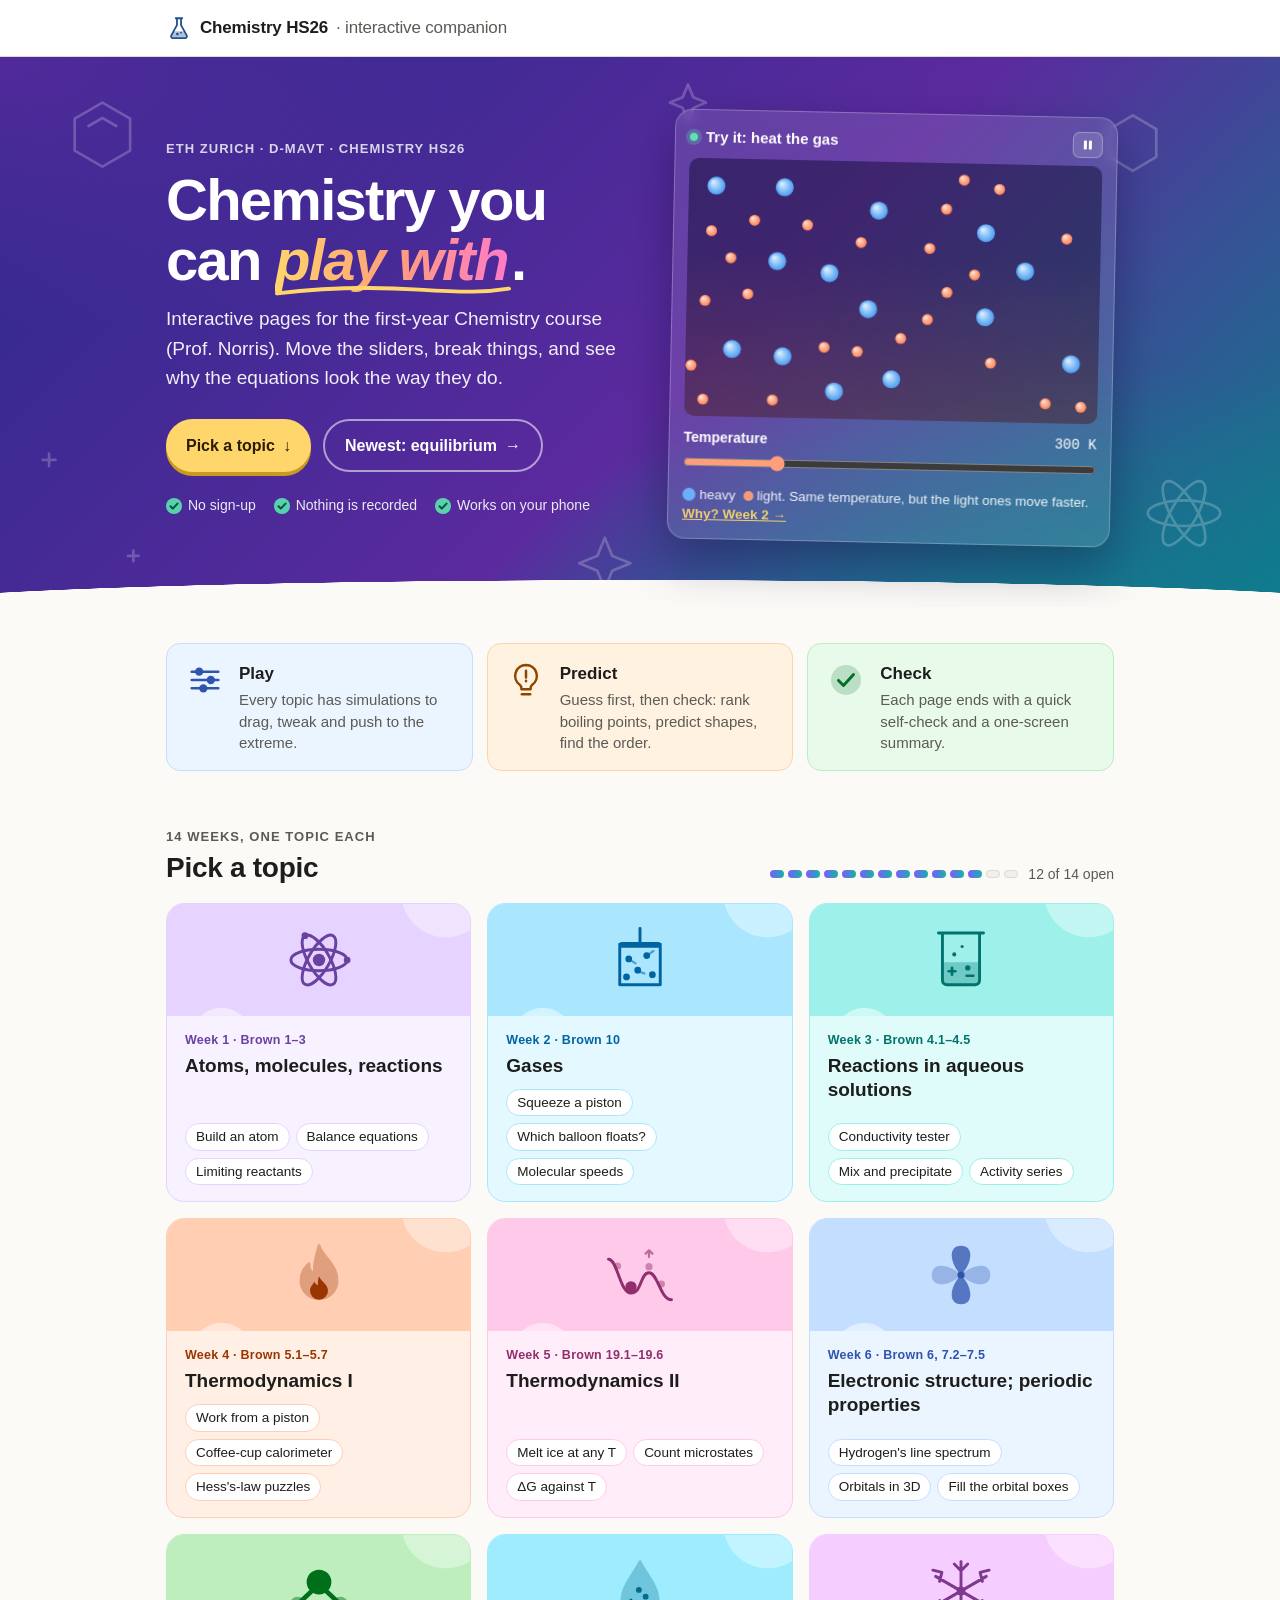
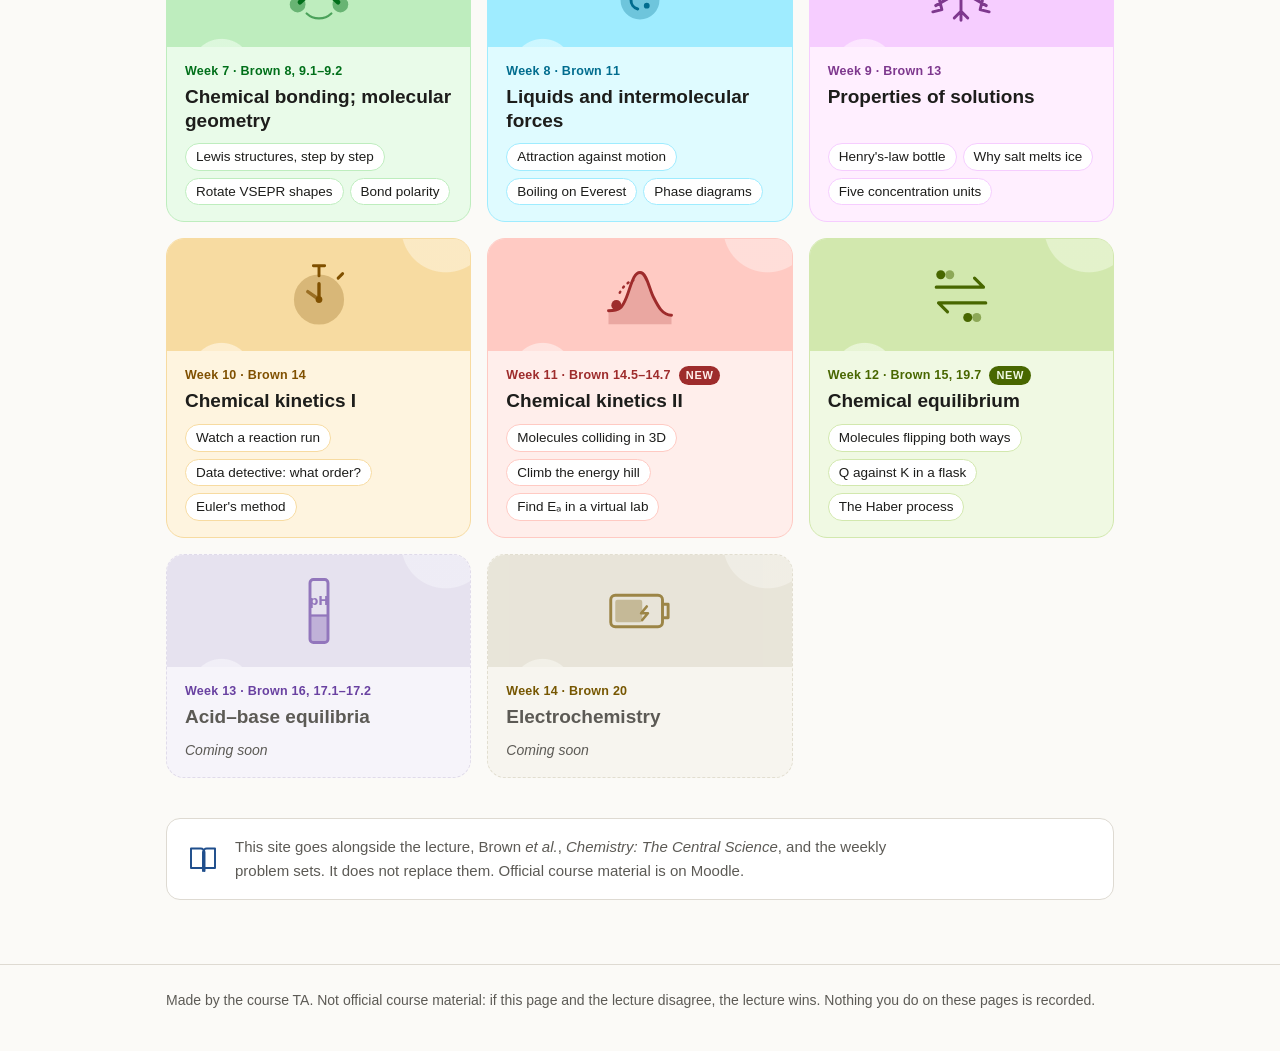
<file: index.html>
<!doctype html>
<html lang="en">
<head>
  <meta charset="utf-8">
  <meta name="viewport" content="width=device-width, initial-scale=1">
  <title>Chemistry HS26 Companion</title>
  <meta name="description" content="Interactive companion for the ETH Zurich D-MAVT first-year Chemistry course, HS26.">
  <link rel="stylesheet" href="assets/style.css">
  <link rel="stylesheet" href="assets/home.css">
</head>
<body class="home">
  <header class="site-header">
    <div class="wrap">
      <a class="brand" href="./">
        <svg class="brand-mark" viewBox="0 0 32 32" aria-hidden="true"><path d="M12 4h8M13.5 4v8.5L6.5 25a2.4 2.4 0 0 0 2.1 3.5h14.8a2.4 2.4 0 0 0 2.1-3.5l-7-12.5V4" fill="none" stroke="currentColor" stroke-width="2.2" stroke-linecap="round" stroke-linejoin="round"/><path d="M9.6 20h12.8l3 5.4a1.6 1.6 0 0 1-1.4 2.3H8a1.6 1.6 0 0 1-1.4-2.3z" fill="currentColor" opacity=".35"/><circle cx="14" cy="23.5" r="1.6" fill="currentColor"/><circle cx="18.5" cy="21.8" r="1.1" fill="currentColor"/></svg>
        Chemistry HS26 <span>· interactive companion</span>
      </a>
    </div>
  </header>

  <!-- ===== hero ===== -->
  <section class="hero">
    <svg class="doodles" aria-hidden="true" viewBox="0 0 1200 520" preserveAspectRatio="xMidYMid slice">
      <g fill="none" stroke="currentColor" stroke-width="2.5" stroke-linecap="round" stroke-linejoin="round">
        <path class="d d1" d="M70 60l26-15 26 15v30l-26 15-26-15z M83 67l13-7.5 13 7.5"/>
        <g class="d d2"><ellipse cx="1110" cy="430" rx="34" ry="12"/><ellipse cx="1110" cy="430" rx="34" ry="12" transform="rotate(60 1110 430)"/><ellipse cx="1110" cy="430" rx="34" ry="12" transform="rotate(-60 1110 430)"/></g>
        <path class="d d3" d="M560 470l7-17 7 17 17 7-17 7-7 17-7-17-17-7z"/>
        <path class="d d4" d="M1040 70l22-13 22 13v26l-22 13-22-13z"/>
        <path class="d d5" d="M40 380h12m-6-6v12 M120 470h10m-5-5v10"/>
        <path class="d d6" d="M640 40l5-12 5 12 12 5-12 5-5 12-5-12-12-5z"/>
      </g>
    </svg>
    <div class="wrap hero-grid">
      <div class="hero-text">
        <p class="hero-kicker">ETH Zurich · D-MAVT · Chemistry HS26</p>
        <h1>Chemistry you can <em>play with</em>.</h1>
        <p class="hero-lede">
          Interactive pages for the first-year Chemistry course (Prof. Norris).
          Move the sliders, break things, and see why the equations look the way they do.
        </p>
        <div class="hero-cta">
          <a class="btn-hero primary" href="#topics">Pick a topic <span aria-hidden="true">↓</span></a>
          <a class="btn-hero ghost" href="equilibrium/">Newest: equilibrium <span aria-hidden="true">→</span></a>
        </div>
        <ul class="hero-facts">
          <li>No sign-up</li>
          <li>Nothing is recorded</li>
          <li>Works on your phone</li>
        </ul>
      </div>

      <figure class="toybox" aria-label="Small gas simulation: two kinds of molecules bouncing in a box">
        <div class="toybox-top">
          <span class="toybox-title">Try it: heat the gas</span>
          <button class="toy-pause" type="button" aria-pressed="false" aria-label="Pause the animation"></button>
        </div>
        <canvas id="toy" width="480" height="300"></canvas>
        <div class="toy-control">
          <label for="toy-T">Temperature <output id="toy-T-out">300 K</output></label>
          <input id="toy-T" type="range" min="50" max="1200" step="10" value="300">
        </div>
        <figcaption>
          <span class="dot heavy"></span>heavy &nbsp;<span class="dot light"></span>light.
          Same temperature, but the light ones move faster.
          <a href="gases/#kmt">Why? Week 2 →</a>
        </figcaption>
      </figure>
    </div>
  </section>

  <main class="wrap">
    <!-- ===== how it works ===== -->
    <section class="how" aria-labelledby="how-h">
      <h2 id="how-h" class="sr-only">How the pages work</h2>
      <div class="how-card" style="--h:265">
        <svg viewBox="0 0 48 48" aria-hidden="true"><g fill="none" stroke="currentColor" stroke-width="3" stroke-linecap="round"><path d="M8 14h32M8 24h32M8 34h32"/></g><g fill="currentColor"><circle cx="17" cy="14" r="5"/><circle cx="31" cy="24" r="5"/><circle cx="22" cy="34" r="5"/></g></svg>
        <div><strong>Play</strong><p>Every topic has simulations to drag, tweak and push to the extreme.</p></div>
      </div>
      <div class="how-card" style="--h:70">
        <svg viewBox="0 0 48 48" aria-hidden="true"><g fill="none" stroke="currentColor" stroke-width="3" stroke-linecap="round" stroke-linejoin="round"><path d="M24 6a13 13 0 0 0-7.5 23.6c1.3 1 2 2.4 2 4V35h11v-1.4c0-1.6.7-3 2-4A13 13 0 0 0 24 6z"/><path d="M19 41h10"/></g><path d="M24 13v8m0 4v.5" stroke="currentColor" stroke-width="3" stroke-linecap="round"/></svg>
        <div><strong>Predict</strong><p>Guess first, then check: rank boiling points, predict shapes, find the order.</p></div>
      </div>
      <div class="how-card" style="--h:150">
        <svg viewBox="0 0 48 48" aria-hidden="true"><circle cx="24" cy="24" r="18" fill="currentColor" opacity=".2"/><path d="M15 24.5l6 6 12-13" fill="none" stroke="currentColor" stroke-width="3.5" stroke-linecap="round" stroke-linejoin="round"/></svg>
        <div><strong>Check</strong><p>Each page ends with a quick self-check and a one-screen summary.</p></div>
      </div>
    </section>

    <!-- ===== topics ===== -->
    <section id="topics" class="topics" aria-labelledby="topics-h">
      <div class="topics-head">
        <div>
          <p class="eyebrow">14 weeks, one topic each</p>
          <h2 id="topics-h">Pick a topic</h2>
        </div>
        <div class="progress" aria-label="12 of 14 topics are open">
          <span class="pips" aria-hidden="true"><i></i><i></i><i></i><i></i><i></i><i></i><i></i><i></i><i></i><i></i><i></i><i></i><i class="off"></i><i class="off"></i></span>
          <span class="small muted">12 of 14 open</span>
        </div>
      </div>

      <ul class="tgrid">
        <!-- 1 -->
        <li class="tcard" style="--h:300">
          <div class="tart" aria-hidden="true"><svg viewBox="0 0 64 64"><g fill="none" stroke="currentColor" stroke-width="2.6"><ellipse cx="32" cy="32" rx="25" ry="9.5"/><ellipse cx="32" cy="32" rx="25" ry="9.5" transform="rotate(60 32 32)"/><ellipse cx="32" cy="32" rx="25" ry="9.5" transform="rotate(-60 32 32)"/></g><circle cx="32" cy="32" r="5.5" fill="currentColor"/><circle cx="57" cy="32" r="3" fill="currentColor"/><circle cx="19.5" cy="10.4" r="3" fill="currentColor"/></svg></div>
          <div class="tbody">
            <span class="wk">Week 1 · Brown 1–3</span>
            <h3><a href="atoms/">Atoms, molecules, reactions</a></h3>
            <ul class="tchips">
              <li><a href="atoms/#atom">Build an atom</a></li>
              <li><a href="atoms/#balance">Balance equations</a></li>
              <li><a href="atoms/#limiting">Limiting reactants</a></li>
            </ul>
          </div>
        </li>
        <!-- 2 -->
        <li class="tcard" style="--h:235">
          <div class="tart" aria-hidden="true"><svg viewBox="0 0 64 64"><g fill="none" stroke="currentColor" stroke-width="2.6" stroke-linecap="round" stroke-linejoin="round"><path d="M14 18v36h36V18"/><path d="M32 4v14"/></g><rect x="14" y="16" width="36" height="5" rx="1.5" fill="currentColor"/><g fill="currentColor"><circle cx="22" cy="31" r="3"/><circle cx="38" cy="28" r="3"/><circle cx="30" cy="41" r="3"/><circle cx="43" cy="45" r="3"/><circle cx="20" cy="47" r="3"/></g><g stroke="currentColor" stroke-width="2" stroke-linecap="round" opacity=".55"><path d="M25 33l3 2M41 26l3-2M33 43l3 1"/></g></svg></div>
          <div class="tbody">
            <span class="wk">Week 2 · Brown 10</span>
            <h3><a href="gases/">Gases</a></h3>
            <ul class="tchips">
              <li><a href="gases/#laws">Squeeze a piston</a></li>
              <li><a href="gases/#igl">Which balloon floats?</a></li>
              <li><a href="gases/#kmt">Molecular speeds</a></li>
            </ul>
          </div>
        </li>
        <!-- 3 -->
        <li class="tcard" style="--h:190">
          <div class="tart" aria-hidden="true"><svg viewBox="0 0 64 64"><path d="M15.5 34h33v16a4 4 0 0 1-4 4h-25a4 4 0 0 1-4-4z" fill="currentColor" opacity=".3"/><path d="M12 8h40M15.5 8v42a4 4 0 0 0 4 4h25a4 4 0 0 0 4-4V8" fill="none" stroke="currentColor" stroke-width="2.6" stroke-linecap="round" stroke-linejoin="round"/><g fill="none" stroke="currentColor" stroke-width="2.4" stroke-linecap="round"><path d="M21 42h6M24 39v6M37 46h6"/></g><circle cx="38" cy="39" r="2.4" fill="currentColor"/><circle cx="26" cy="27" r="1.8" fill="currentColor"/><circle cx="33" cy="20" r="1.4" fill="currentColor"/></svg></div>
          <div class="tbody">
            <span class="wk">Week 3 · Brown 4.1–4.5</span>
            <h3><a href="aqueous/">Reactions in aqueous solutions</a></h3>
            <ul class="tchips">
              <li><a href="aqueous/#electrolytes">Conductivity tester</a></li>
              <li><a href="aqueous/#precipitation">Mix and precipitate</a></li>
              <li><a href="aqueous/#activity">Activity series</a></li>
            </ul>
          </div>
        </li>
        <!-- 4 -->
        <li class="tcard" style="--h:45">
          <div class="tart" aria-hidden="true"><svg viewBox="0 0 64 64"><path d="M32 6c3 10 16 16 16 31a16 16 0 0 1-32 0c0-8 4-12 7-15 0 5 2 8 5 9-1-10 2-17 4-25z" fill="currentColor" opacity=".3" stroke="currentColor" stroke-width="2.6" stroke-linejoin="round"/><path d="M32 33c2 5 8 7 8 13a8 8 0 0 1-16 0c0-4 3-6 4-8 1 2 2 3 3 3 0-3 0-5 1-8z" fill="currentColor"/></svg></div>
          <div class="tbody">
            <span class="wk">Week 4 · Brown 5.1–5.7</span>
            <h3><a href="thermo-1/">Thermodynamics I</a></h3>
            <ul class="tchips">
              <li><a href="thermo-1/#enthalpy">Work from a piston</a></li>
              <li><a href="thermo-1/#calorimetry">Coffee-cup calorimeter</a></li>
              <li><a href="thermo-1/#hess">Hess's-law puzzles</a></li>
            </ul>
          </div>
        </li>
        <!-- 5 -->
        <li class="tcard" style="--h:345">
          <div class="tart" aria-hidden="true"><svg viewBox="0 0 64 64"><path d="M4 18c8 0 10 30 20 30s8-18 16-18 10 24 20 24" fill="none" stroke="currentColor" stroke-width="2.6" stroke-linecap="round"/><circle cx="24" cy="42.5" r="5" fill="currentColor"/><g fill="currentColor" opacity=".45"><circle cx="40" cy="24.6" r="3.2"/><circle cx="12" cy="24" r="3.2"/><circle cx="51" cy="40" r="3.2"/></g><path d="M40 16v-6m-3 3l3-3 3 3" fill="none" stroke="currentColor" stroke-width="2" stroke-linecap="round" stroke-linejoin="round" opacity=".6"/></svg></div>
          <div class="tbody">
            <span class="wk">Week 5 · Brown 19.1–19.6</span>
            <h3><a href="thermo-2/">Thermodynamics II</a></h3>
            <ul class="tchips">
              <li><a href="thermo-2/#secondlaw">Melt ice at any T</a></li>
              <li><a href="thermo-2/#microstates">Count microstates</a></li>
              <li><a href="thermo-2/#temperature">ΔG against T</a></li>
            </ul>
          </div>
        </li>
        <!-- 6 -->
        <li class="tcard" style="--h:265">
          <div class="tart" aria-hidden="true"><svg viewBox="0 0 64 64"><g fill="currentColor"><path d="M32 32C22 22 20 6 32 6s10 16 0 26z" opacity=".75"/><path d="M32 32c10 10 12 26 0 26s-10-16 0-26z" opacity=".75"/><path d="M32 32C22 42 6 44 6 32s16-10 26 0z" opacity=".3"/><path d="M32 32c10-10 26-12 26 0s-16 10-26 0z" opacity=".3"/></g><circle cx="32" cy="32" r="3.2" fill="currentColor"/></svg></div>
          <div class="tbody">
            <span class="wk">Week 6 · Brown 6, 7.2–7.5</span>
            <h3><a href="electrons/">Electronic structure; periodic properties</a></h3>
            <ul class="tchips">
              <li><a href="electrons/#hydrogen">Hydrogen's line spectrum</a></li>
              <li><a href="electrons/#orbitals">Orbitals in 3D</a></li>
              <li><a href="electrons/#configurations">Fill the orbital boxes</a></li>
            </ul>
          </div>
        </li>
        <!-- 7 -->
        <li class="tcard" style="--h:145">
          <div class="tart" aria-hidden="true"><svg viewBox="0 0 64 64"><g stroke="currentColor" stroke-width="4" stroke-linecap="round"><path d="M32 26L15 42M32 26l17 16"/></g><circle cx="32" cy="24" r="11" fill="currentColor"/><circle cx="13" cy="44" r="7" fill="currentColor" opacity=".45"/><circle cx="51" cy="44" r="7" fill="currentColor" opacity=".45"/><g fill="none" stroke="currentColor" stroke-width="2" stroke-linecap="round" opacity=".6"><path d="M21 52a16 16 0 0 0 22 0"/></g></svg></div>
          <div class="tbody">
            <span class="wk">Week 7 · Brown 8, 9.1–9.2</span>
            <h3><a href="bonding/">Chemical bonding; molecular geometry</a></h3>
            <ul class="tchips">
              <li><a href="bonding/#lewis">Lewis structures, step by step</a></li>
              <li><a href="bonding/#vsepr">Rotate VSEPR shapes</a></li>
              <li><a href="bonding/#polarity">Bond polarity</a></li>
            </ul>
          </div>
        </li>
        <!-- 8 -->
        <li class="tcard" style="--h:215">
          <div class="tart" aria-hidden="true"><svg viewBox="0 0 64 64"><path d="M32 6C26 18 16 28 16 40a16 16 0 0 0 32 0C48 28 38 18 32 6z" fill="currentColor" opacity=".3" stroke="currentColor" stroke-width="2.6" stroke-linejoin="round"/><path d="M24 40a8 8 0 0 0 6 8" fill="none" stroke="currentColor" stroke-width="2.6" stroke-linecap="round"/><g fill="currentColor"><circle cx="37" cy="37" r="2.6"/><circle cx="31" cy="31" r="2.6"/><circle cx="38" cy="45" r="2.6"/></g></svg></div>
          <div class="tbody">
            <span class="wk">Week 8 · Brown 11</span>
            <h3><a href="liquids/">Liquids and intermolecular forces</a></h3>
            <ul class="tchips">
              <li><a href="liquids/#forces">Attraction against motion</a></li>
              <li><a href="liquids/#liquid-props">Boiling on Everest</a></li>
              <li><a href="liquids/#phase-diagrams">Phase diagrams</a></li>
            </ul>
          </div>
        </li>
        <!-- 9 -->
        <li class="tcard" style="--h:320">
          <div class="tart" aria-hidden="true"><svg viewBox="0 0 64 64"><g fill="none" stroke="currentColor" stroke-width="2.6" stroke-linecap="round" stroke-linejoin="round"><path d="M32 6v52M32 14l-6-6m6 6l6-6M32 50l-6 6m6-6l6 6M9.5 19l45 26M15 15.5l-2 8m2-8l-8-2M49 48.5l2-8m-2 8l8 2M9.5 45l45-26M15 48.5l-8 2m8-2l-2-8M49 15.5l8-2m-8 2l2 8"/></g><circle cx="32" cy="32" r="4" fill="currentColor"/></svg></div>
          <div class="tbody">
            <span class="wk">Week 9 · Brown 13</span>
            <h3><a href="solutions/">Properties of solutions</a></h3>
            <ul class="tchips">
              <li><a href="solutions/#solubility">Henry's-law bottle</a></li>
              <li><a href="solutions/#colligative">Why salt melts ice</a></li>
              <li><a href="solutions/#units">Five concentration units</a></li>
            </ul>
          </div>
        </li>
        <!-- 10 -->
        <li class="tcard" style="--h:85">
          <div class="tart" aria-hidden="true"><svg viewBox="0 0 64 64"><circle cx="32" cy="36" r="21" fill="currentColor" opacity=".25" stroke="currentColor" stroke-width="2.6"/><path d="M27 6h10M32 6v9M49 17l4-4" fill="none" stroke="currentColor" stroke-width="2.6" stroke-linecap="round"/><path d="M32 36V22" stroke="currentColor" stroke-width="3" stroke-linecap="round"/><path d="M32 36L22 29" stroke="currentColor" stroke-width="3" stroke-linecap="round" opacity=".7"/><circle cx="32" cy="36" r="3" fill="currentColor"/></svg></div>
          <div class="tbody">
            <span class="wk">Week 10 · Brown 14</span>
            <h3><a href="kinetics-1/">Chemical kinetics I</a></h3>
            <ul class="tchips">
              <li><a href="kinetics-1/#rate">Watch a reaction run</a></li>
              <li><a href="kinetics-1/#detective">Data detective: what order?</a></li>
              <li><a href="kinetics-1/#ode">Euler's method</a></li>
            </ul>
          </div>
        </li>
        <!-- 11 -->
        <li class="tcard" style="--h:25">
          <div class="tart" aria-hidden="true"><svg viewBox="0 0 64 64"><path d="M4 46c10 0 12-2 16-12s6-22 12-22 8 14 12 22 8 16 16 16" fill="none" stroke="currentColor" stroke-width="2.6" stroke-linecap="round"/><path d="M4 46c10 0 12-2 16-12s6-22 12-22 8 14 12 22 8 16 16 16v8H4z" fill="currentColor" opacity=".22"/><circle cx="11" cy="41" r="4.5" fill="currentColor"/><path d="M14 30c3-6 8-10 12-11" fill="none" stroke="currentColor" stroke-width="2.2" stroke-linecap="round" stroke-dasharray="1 4.5"/></svg></div>
          <div class="tbody">
            <span class="wk">Week 11 · Brown 14.5–14.7 <b class="new">new</b></span>
            <h3><a href="kinetics-2/">Chemical kinetics II</a></h3>
            <ul class="tchips">
              <li><a href="kinetics-2/#collisions">Molecules colliding in 3D</a></li>
              <li><a href="kinetics-2/#barrier">Climb the energy hill</a></li>
              <li><a href="kinetics-2/#arrhenius">Find Eₐ in a virtual lab</a></li>
            </ul>
          </div>
        </li>
        <!-- 12 -->
        <li class="tcard" style="--h:125">
          <div class="tart" aria-hidden="true"><svg viewBox="0 0 64 64"><g fill="none" stroke="currentColor" stroke-width="2.8" stroke-linecap="round" stroke-linejoin="round"><path d="M10 25h42l-8-8"/><path d="M54 39H12l8 8"/></g><g fill="currentColor"><circle cx="14" cy="14" r="4"/><circle cx="22" cy="14" r="4" opacity=".5"/><circle cx="46" cy="52" r="4" opacity=".5"/><circle cx="38" cy="52" r="4"/></g></svg></div>
          <div class="tbody">
            <span class="wk">Week 12 · Brown 15, 19.7 <b class="new">new</b></span>
            <h3><a href="equilibrium/">Chemical equilibrium</a></h3>
            <ul class="tchips">
              <li><a href="equilibrium/#dynamic">Molecules flipping both ways</a></li>
              <li><a href="equilibrium/#quotient">Q against K in a flask</a></li>
              <li><a href="equilibrium/#lechatelier">The Haber process</a></li>
            </ul>
          </div>
        </li>
        <!-- 13 -->
        <li class="tcard later" style="--h:300">
          <div class="tart" aria-hidden="true"><svg viewBox="0 0 64 64"><g fill="none" stroke="currentColor" stroke-width="2.6" stroke-linecap="round" stroke-linejoin="round"><rect x="24" y="4" width="16" height="56" rx="3"/></g><rect x="24" y="36" width="16" height="24" rx="3" fill="currentColor" opacity=".45"/><path d="M24 36h16" stroke="currentColor" stroke-width="2"/><text x="32" y="27" text-anchor="middle" font-size="11" font-weight="700" fill="currentColor" font-family="system-ui, sans-serif">pH</text></svg></div>
          <div class="tbody">
            <span class="wk">Week 13 · Brown 16, 17.1–17.2</span>
            <h3>Acid–base equilibria</h3>
            <p class="soon">Coming soon</p>
          </div>
        </li>
        <!-- 14 -->
        <li class="tcard later" style="--h:95">
          <div class="tart" aria-hidden="true"><svg viewBox="0 0 64 64"><g fill="none" stroke="currentColor" stroke-width="2.6" stroke-linejoin="round"><rect x="6" y="18" width="46" height="28" rx="4"/><path d="M52 26h5v12h-5"/></g><rect x="10" y="22" width="24" height="20" rx="2" fill="currentColor" opacity=".45"/><path d="M38 28l-5 6h6l-5 6" fill="none" stroke="currentColor" stroke-width="2.4" stroke-linecap="round" stroke-linejoin="round"/></svg></div>
          <div class="tbody">
            <span class="wk">Week 14 · Brown 20</span>
            <h3>Electrochemistry</h3>
            <p class="soon">Coming soon</p>
          </div>
        </li>
      </ul>
    </section>

    <aside class="note">
      <svg viewBox="0 0 48 48" aria-hidden="true"><path d="M8 10h13a5 5 0 0 1 5 5v25a4 4 0 0 0-4-4H8zM40 10H29a5 5 0 0 0-5 5v25a4 4 0 0 1 4-4h12z" fill="none" stroke="currentColor" stroke-width="2.6" stroke-linejoin="round"/></svg>
      <p>
        This site goes alongside the lecture, Brown <em>et al.</em>, <em>Chemistry: The Central Science</em>, and the weekly
        problem sets. It does not replace them. Official course material is on Moodle.
      </p>
    </aside>
  </main>

  <footer class="site-footer">
    <div class="wrap">
      Made by the course TA. Not official course material: if this page and the lecture disagree, the lecture wins.
      Nothing you do on these pages is recorded.
    </div>
  </footer>

  <script src="assets/home.js" defer></script>
</body>
</html>
</file>
<file: assets/style.css>
/* Shared styles for the Chemistry HS26 companion site. */

:root {
  --bg: #fbfaf7;
  --surface: #ffffff;
  --surface-2: #f2f0eb;
  --text: #1d1d1b;
  --text-muted: #5c5a55;
  --border: #dedad2;
  --accent: #1f4e8c;
  --accent-soft: #e3ebf6;
  --good: #1b7a3d;
  --good-soft: #e2f3e7;
  --bad: #a3261b;
  --bad-soft: #f8e4e1;

  /* Reaction-order colours (Okabe–Ito, colour-blind safe) */
  --c0: #d55e00;
  --c1: #0072b2;
  --c2: #009e73;
  --c3: #cc79a7;
  --cB: #b9b5ac;

  --plot-grid: #ebe8e1;
  --plot-axis: #8a867d;

  --radius: 10px;
  --maxw: 980px;
  --font: -apple-system, BlinkMacSystemFont, "Segoe UI", Roboto, "Helvetica Neue", Arial, sans-serif;
  --mono: ui-monospace, SFMono-Regular, Menlo, Consolas, monospace;
  color-scheme: light;
}

@media (prefers-color-scheme: dark) {
  :root:not([data-theme="light"]) {
    --bg: #161715;
    --surface: #1f201e;
    --surface-2: #2a2b28;
    --text: #ecebe7;
    --text-muted: #a9a69e;
    --border: #3a3b37;
    --accent: #8db4ea;
    --accent-soft: #23324a;
    --good: #6fcf8f;
    --good-soft: #1d3325;
    --bad: #f0907f;
    --bad-soft: #3d2320;
    --c0: #f28e3c;
    --c1: #56b4e9;
    --c2: #3fc1a0;
    --c3: #e19ccb;
    --cB: #5d5c58;
    --plot-grid: #2e2f2c;
    --plot-axis: #77756e;
    color-scheme: dark;
  }
}
:root[data-theme="dark"] {
  --bg: #161715;
  --surface: #1f201e;
  --surface-2: #2a2b28;
  --text: #ecebe7;
  --text-muted: #a9a69e;
  --border: #3a3b37;
  --accent: #8db4ea;
  --accent-soft: #23324a;
  --good: #6fcf8f;
  --good-soft: #1d3325;
  --bad: #f0907f;
  --bad-soft: #3d2320;
  --c0: #f28e3c;
  --c1: #56b4e9;
  --c2: #3fc1a0;
  --c3: #e19ccb;
  --cB: #5d5c58;
  --plot-grid: #2e2f2c;
  --plot-axis: #77756e;
  color-scheme: dark;
}

*, *::before, *::after { box-sizing: border-box; }

html { -webkit-text-size-adjust: 100%; }
body {
  margin: 0;
  background: var(--bg);
  color: var(--text);
  font-family: var(--font);
  font-size: 17px;
  line-height: 1.6;
}

a { color: var(--accent); }
a:hover { text-decoration-thickness: 2px; }

.wrap { max-width: var(--maxw); margin: 0 auto; padding: 0 16px; }

/* ---------- header / footer ---------- */
.site-header {
  border-bottom: 1px solid var(--border);
  background: var(--surface);
}
.site-header .wrap {
  display: flex; align-items: center; justify-content: space-between;
  gap: 12px; min-height: 56px; flex-wrap: wrap;
}
.brand { font-weight: 700; text-decoration: none; color: var(--text); letter-spacing: -0.01em; }
.brand span { color: var(--text-muted); font-weight: 500; }
.crumbs { font-size: 15px; color: var(--text-muted); }
.crumbs a { color: var(--text-muted); }

.site-footer {
  margin-top: 64px; padding: 24px 0 40px;
  border-top: 1px solid var(--border);
  color: var(--text-muted); font-size: 14px;
}

/* ---------- type ---------- */
h1 { font-size: clamp(28px, 5vw, 40px); line-height: 1.15; letter-spacing: -0.02em; margin: 40px 0 8px; }
h2 { font-size: clamp(22px, 3.6vw, 28px); line-height: 1.25; letter-spacing: -0.01em; margin: 56px 0 8px; }
h3 { font-size: 19px; margin: 28px 0 6px; }
.lede { font-size: 19px; color: var(--text-muted); margin: 0 0 24px; max-width: 46em; }
p, li { max-width: 46em; }
.muted { color: var(--text-muted); }
.small { font-size: 14px; }
.eyebrow { font-size: 13px; font-weight: 600; text-transform: uppercase; letter-spacing: 0.08em; color: var(--text-muted); margin: 40px 0 0; }

/* ---------- cards ---------- */
.card {
  background: var(--surface);
  border: 1px solid var(--border);
  border-radius: var(--radius);
  padding: 20px;
}
.card + .card { margin-top: 16px; }

.topic-list { list-style: none; padding: 0; margin: 16px 0 0; display: grid; gap: 8px; max-width: none; }
.topic-list li { max-width: none; }
.topic {
  display: grid; grid-template-columns: 2.4em 1fr auto; align-items: center; gap: 12px;
  padding: 12px 16px; border: 1px solid var(--border); border-radius: var(--radius);
  background: var(--surface); text-decoration: none; color: var(--text);
}
.topic .num { font-variant-numeric: tabular-nums; color: var(--text-muted); font-weight: 600; }
.topic .ch { color: var(--text-muted); font-size: 14px; }
.topic.live { border-color: var(--accent); box-shadow: inset 4px 0 0 var(--accent); }
.topic.live:hover { background: var(--accent-soft); }
.topic.later { color: var(--text-muted); background: transparent; }
.tag {
  display: inline-block; font-size: 12px; font-weight: 600; padding: 2px 8px; border-radius: 999px;
  background: var(--surface-2); color: var(--text-muted); white-space: nowrap;
}
.tag.live { background: var(--accent-soft); color: var(--accent); }

.module-nav { display: grid; grid-template-columns: repeat(auto-fit, minmax(200px, 1fr)); gap: 10px; margin: 20px 0 0; }
.module-nav a, .module-nav div {
  display: block; padding: 14px 16px; border-radius: var(--radius); border: 1px solid var(--border);
  background: var(--surface); text-decoration: none; color: var(--text);
}
.module-nav a { border-color: var(--accent); }
.module-nav a:hover { background: var(--accent-soft); }
.module-nav div { color: var(--text-muted); background: transparent; }
.module-nav strong { display: block; font-size: 16px; }
.module-nav .tag { margin-top: 6px; }

/* ---------- interactive layout ---------- */
.lab {
  background: var(--surface); border: 1px solid var(--border); border-radius: var(--radius);
  padding: 16px; margin: 20px 0;
}
.lab-grid { display: grid; grid-template-columns: 280px 1fr; gap: 20px; }
@media (max-width: 760px) { .lab-grid { grid-template-columns: 1fr; } }

.controls { display: flex; flex-direction: column; gap: 14px; }
.control label { display: flex; justify-content: space-between; gap: 8px; font-size: 15px; font-weight: 600; }
.control output { font-family: var(--mono); font-weight: 500; font-size: 14px; color: var(--text-muted); white-space: nowrap; }
.control input[type="range"] { width: 100%; margin: 6px 0 0; accent-color: var(--accent); }
.control.o0 input[type="range"] { accent-color: var(--c0); }
.control.o1 input[type="range"] { accent-color: var(--c1); }
.control.o2 input[type="range"] { accent-color: var(--c2); }
.control-group { border: 0; padding: 0; margin: 0; display: flex; flex-direction: column; gap: 14px; }
.control-group legend { font-size: 13px; font-weight: 600; text-transform: uppercase; letter-spacing: 0.06em; color: var(--text-muted); padding: 0; margin-bottom: 8px; }

.chips { display: flex; flex-wrap: wrap; gap: 6px; }
.chip {
  display: inline-flex; align-items: center; gap: 6px; padding: 5px 10px;
  border: 1px solid var(--border); border-radius: 999px; font-size: 14px; cursor: pointer;
  user-select: none; background: var(--surface);
}
.chip input { margin: 0; }
.swatch { width: 12px; height: 12px; border-radius: 50%; display: inline-block; flex: none; }
.swatch.o0 { background: var(--c0); } .swatch.o1 { background: var(--c1); } .swatch.o2 { background: var(--c2); }

.seg { display: inline-flex; border: 1px solid var(--border); border-radius: 8px; overflow: hidden; flex-wrap: wrap; }
.seg button {
  font: inherit; font-size: 14px; padding: 6px 12px; border: 0; background: var(--surface);
  color: var(--text); cursor: pointer; border-right: 1px solid var(--border);
}
.seg button:last-child { border-right: 0; }
.seg button[aria-pressed="true"] { background: var(--accent); color: var(--bg); font-weight: 600; }

.btn {
  font: inherit; font-size: 15px; font-weight: 600; padding: 8px 14px; border-radius: 8px;
  border: 1px solid var(--accent); background: var(--surface); color: var(--accent); cursor: pointer;
}
.btn:hover { background: var(--accent-soft); }
.btn.primary { background: var(--accent); color: var(--bg); }
.btn.primary:hover { filter: brightness(1.08); }
.btn-row { display: flex; flex-wrap: wrap; gap: 8px; align-items: center; }

button:focus-visible, input:focus-visible, a:focus-visible, summary:focus-visible {
  outline: 3px solid var(--accent); outline-offset: 2px;
}

.plot-head { display: flex; justify-content: space-between; align-items: center; gap: 10px; flex-wrap: wrap; margin-bottom: 8px; }
canvas.plot { width: 100%; aspect-ratio: 16 / 10; display: block; touch-action: pan-y; }
@media (max-width: 520px) { canvas.plot { aspect-ratio: 4 / 3.4; } }

.legend { display: flex; flex-wrap: wrap; gap: 14px; font-size: 14px; color: var(--text-muted); margin-top: 6px; }
.legend span { display: inline-flex; align-items: center; gap: 6px; }
.legend i { display: inline-block; width: 22px; height: 0; border-top: 3px solid; }

.callout {
  border-left: 4px solid var(--accent); background: var(--accent-soft);
  padding: 10px 14px; border-radius: 0 8px 8px 0; margin: 12px 0 0; font-size: 15px;
}
.callout.o0 { border-color: var(--c0); } .callout.o1 { border-color: var(--c1); } .callout.o2 { border-color: var(--c2); }

.time-row { display: grid; grid-template-columns: auto 1fr auto; gap: 12px; align-items: center; margin-top: 12px; }
.time-row input { width: 100%; accent-color: var(--accent); }
.time-row output { font-family: var(--mono); font-size: 14px; min-width: 5.5em; text-align: right; }

/* particle boxes */
.boxes { display: grid; grid-template-columns: repeat(3, 1fr); gap: 12px; margin-top: 16px; }
@media (max-width: 520px) {
  .boxes { gap: 6px; }
  .box { padding: 6px; }
  .box h4 { font-size: 12px; }
  .box p { font-size: 11px; }
}
.box { border: 1px solid var(--border); border-radius: 8px; padding: 10px; background: var(--bg); }
.box h4 { margin: 0 0 6px; font-size: 14px; display: flex; align-items: center; gap: 6px; }
.box canvas { width: 100%; aspect-ratio: 1 / 1; display: block; }
.box p { margin: 6px 0 0; font-size: 13px; color: var(--text-muted); font-family: var(--mono); }
.box.off { opacity: 0.35; }

/* tables */
.table-wrap { overflow-x: auto; margin: 16px 0 0; -webkit-overflow-scrolling: touch; }
table { border-collapse: collapse; width: 100%; font-size: 15px; }
th, td { text-align: left; padding: 8px 10px; border-bottom: 1px solid var(--border); vertical-align: top; }
th { font-size: 13px; text-transform: uppercase; letter-spacing: 0.04em; color: var(--text-muted); font-weight: 600; }
td.num { font-family: var(--mono); font-size: 14px; white-space: nowrap; }
tr.off td { opacity: 0.4; }
.summary-table td { white-space: nowrap; }

/* details / fold-outs */
details {
  border: 1px solid var(--border); border-radius: var(--radius); background: var(--surface);
  padding: 0 16px; margin: 16px 0;
}
details summary { cursor: pointer; padding: 14px 0; font-weight: 600; }
details[open] summary { border-bottom: 1px solid var(--border); margin-bottom: 8px; }
details > *:last-child { margin-bottom: 16px; }

.try { margin: 12px 0 0; padding-left: 1.3em; }
.try li { margin: 4px 0; }

/* quiz */
.quiz { margin: 16px 0; }
.quiz .q { font-weight: 600; margin: 0 0 10px; }
.quiz .opts { display: flex; flex-wrap: wrap; gap: 8px; }
.quiz .opts button {
  font: inherit; font-size: 15px; padding: 8px 14px; border-radius: 8px; border: 1px solid var(--border);
  background: var(--surface); color: var(--text); cursor: pointer;
}
.quiz .opts button:hover { border-color: var(--accent); }
.quiz .opts button.right { background: var(--good-soft); border-color: var(--good); color: var(--good); font-weight: 600; }
.quiz .opts button.wrong { background: var(--bad-soft); border-color: var(--bad); color: var(--bad); }
.feedback { margin: 10px 0 0; font-size: 15px; min-height: 1.6em; }
.feedback.right { color: var(--good); }
.feedback.wrong { color: var(--bad); }

.data-table td, .data-table th { padding: 4px 10px; }
.detective-grid { display: grid; grid-template-columns: 220px 1fr; gap: 20px; }
@media (max-width: 760px) { .detective-grid { grid-template-columns: 1fr; } }
.answer-row { display: flex; flex-wrap: wrap; gap: 8px; align-items: center; margin-top: 10px; }
.answer-row input {
  font: inherit; font-size: 15px; width: 8em; padding: 6px 8px; border-radius: 6px;
  border: 1px solid var(--border); background: var(--bg); color: var(--text);
}

/* module 1: particle simulation */
.sim-grid { display: grid; grid-template-columns: minmax(220px, 1fr) 1.4fr; gap: 20px; align-items: start; }
@media (max-width: 760px) { .sim-grid { grid-template-columns: 1fr; } }
.sim-box { width: 100%; aspect-ratio: 1 / 1; display: block; border: 1px solid var(--border); border-radius: 8px; background: var(--bg); }

/* module 2: order explorer and initial-rates lab */
.ctl-label { display: block; font-size: 15px; font-weight: 600; margin-bottom: 6px; }
.explorer-grid { display: grid; grid-template-columns: 280px 1fr; gap: 24px; align-items: start; }
@media (max-width: 760px) { .explorer-grid { grid-template-columns: 1fr; } }
.explorer-out { text-align: center; }
.ratelaw { font-size: 22px; margin: 4px 0 12px; font-family: "Times New Roman", Times, serif; }
.ratelaw sup { font-size: 0.65em; }
.ratio { margin: 0; }
.ratio strong { font-size: 44px; line-height: 1.1; font-variant-numeric: tabular-nums; color: var(--accent); }
.ratio-how { margin: 4px auto 12px; font-family: var(--mono); font-size: 15px; color: var(--text-muted); }
.flasks { display: flex; justify-content: center; align-items: center; gap: 10px; flex-wrap: wrap; margin: 4px 0 8px; }
.flask { text-align: center; font-size: 13px; color: var(--text-muted); }
.flask svg { display: block; width: 120px; height: auto; }
.flask-arrow { font-size: 22px; color: var(--text-muted); }

.answer-box { border-top: 1px solid var(--border); margin-top: 18px; padding-top: 14px; }
.answer-grid { display: grid; grid-template-columns: repeat(auto-fit, minmax(170px, auto)); gap: 16px 28px; justify-content: start; }
select {
  font: inherit; font-size: 15px; padding: 6px 8px; border-radius: 6px;
  border: 1px solid var(--border); background: var(--bg); color: var(--text);
}
.feedback ul { margin: 4px 0 0; padding-left: 1.2em; }
tr.latest td { background: var(--accent-soft); }

.katex { font-size: 1.05em; position: relative; }   /* keeps KaTeX's hidden MathML copy inside the equation box (else wide equations widen the page on phones) */
.katex-display { overflow-x: auto; overflow-y: hidden; padding: 4px 0; }

/* ---------- topics 8 and 9 ---------- */
.sim-box.wide { aspect-ratio: 16 / 10; }
canvas.view3d { width: 100%; aspect-ratio: 16 / 11; display: block; border: 1px solid var(--border); border-radius: 8px; background: var(--bg); }
@media (max-width: 520px) { canvas.view3d { aspect-ratio: 4 / 3.4; } }
.meter { display: grid; grid-template-columns: 6.5em 1fr; gap: 8px; align-items: center; font-size: 14px; color: var(--text-muted); margin-top: 6px; }
.meter-bar, .hbar { height: 10px; border-radius: 5px; background: var(--surface-2); overflow: hidden; }
.meter-bar i, .hbar i { display: block; height: 100%; border-radius: 5px; transition: width .15s; }
.hbar i { background: var(--accent); }

.force-grid { display: grid; grid-template-columns: repeat(auto-fit, minmax(210px, 1fr)); gap: 12px; margin-top: 12px; }
.force-grid .card + .card { margin-top: 0; }
.force h4 { margin: 0 0 6px; }
.force p { margin: 0; font-size: 15px; }
.fbadge { display: inline-block; font-size: 13px; font-weight: 600; padding: 2px 10px; border-radius: 999px; border: 1px solid; white-space: nowrap; }
.f-disp { color: var(--c2); border-color: var(--c2); }
.f-dip { color: var(--c0); border-color: var(--c0); }
.f-hb { color: var(--c1); border-color: var(--c1); }
.f-ion { color: var(--c3); border-color: var(--c3); }
.badges { display: flex; flex-wrap: wrap; gap: 6px; }

.mol-picker { display: flex; flex-wrap: wrap; gap: 6px; margin-bottom: 14px; }
.mol-picker .chip { font: inherit; font-size: 14px; color: var(--text); }
.chip[aria-pressed="true"] { background: var(--accent); color: var(--bg); border-color: var(--accent); font-weight: 600; }
.flow-grid { display: grid; grid-template-columns: 1.2fr 1fr; gap: 20px; align-items: start; }
@media (max-width: 760px) { .flow-grid { grid-template-columns: 1fr; } }
.flow { margin: 0; padding-left: 1.4em; }
.flow li { margin: 0 0 10px; padding: 8px 10px; border: 1px solid var(--border); border-radius: 8px; background: var(--bg); }
.ans { display: inline-block; font-size: 13px; font-weight: 700; padding: 1px 8px; border-radius: 999px; margin-left: 4px; }
.ans.yes { background: var(--good-soft); color: var(--good); }
.ans.no { background: var(--surface-2); color: var(--text-muted); }

.rank-pool { display: flex; flex-wrap: wrap; gap: 8px; margin-top: 14px; }
.rank-item {
  font: inherit; font-size: 15px; padding: 10px 14px; border-radius: 8px; border: 1px solid var(--border);
  background: var(--surface); color: var(--text); cursor: pointer;
}
.rank-item:hover:not(:disabled) { border-color: var(--accent); }
.rank-item.picked { background: var(--accent-soft); border-color: var(--accent); color: var(--text); cursor: default; }
.rank-item b { display: inline-block; min-width: 1.4em; height: 1.4em; line-height: 1.4em; text-align: center; border-radius: 50%; background: var(--accent); color: var(--bg); font-size: 13px; }

.two-col { display: grid; grid-template-columns: 1fr 1fr; gap: 20px; align-items: start; }
@media (max-width: 760px) { .two-col { grid-template-columns: 1fr; } }
.two-col .card + .card { margin-top: 0; }
.figure { margin: 0; }
/* grid columns may shrink below their content (tables then scroll inside .table-wrap) */
.lab-grid > *, .flow-grid > *, .two-col > *, .sim-grid > *, .explorer-grid > *, .detective-grid > * { min-width: 0; }
select { max-width: 100%; }
.dh-diagram svg, .tscale svg { width: 100%; height: auto; display: block; font-family: var(--font); }
.tscale { margin-bottom: 4px; }
.figure svg { width: 100%; height: auto; display: block; }

@media (prefers-reduced-motion: reduce) {
  * { scroll-behavior: auto !important; }
}

/* ---------- topics 6 and 7 ---------- */
/* periodic table */
.ptable-wrap { overflow-x: auto; -webkit-overflow-scrolling: touch; }
.ptable {
  display: grid; grid-template-columns: repeat(18, minmax(0, 1fr)); grid-template-rows: repeat(9, auto);
  gap: 2px;
}
.pt-cell {
  font: inherit; position: relative; aspect-ratio: 1 / 1.05; padding: 1px 0 0; min-width: 0;
  border: 1px solid var(--border); border-radius: 4px; background: var(--surface); color: var(--text);
  cursor: pointer; display: flex; flex-direction: column; align-items: center; justify-content: center; line-height: 1.05;
}
.pt-cell:hover { border-color: var(--accent); }
.pt-cell.sel { outline: 3px solid var(--text); outline-offset: 0; z-index: 1; }
.pt-cell.nodata { color: var(--text-muted); background: transparent; }
.pt-z { position: absolute; top: 1px; left: 3px; font-size: 8px; opacity: .7; }
.pt-sym { font-weight: 700; font-size: clamp(10px, 1.6vw, 15px); }
.pt-val { font-size: clamp(7px, 0.95vw, 10px); font-family: var(--mono); opacity: .9; min-height: 1em; }
.pt-gap { height: 6px; }
@media (max-width: 600px) { .pt-z, .pt-val { display: none; } .ptable { gap: 1px; } .pt-cell { border-radius: 2px; } }

/* orbital boxes */
.orb-boxes { display: flex; flex-wrap: wrap; gap: 10px 14px; margin-top: 14px; align-items: flex-end; }
.ob-group { display: flex; flex-direction: column; align-items: center; gap: 3px; }
.ob-group.core { opacity: .45; }
.ob-row { display: flex; }
.ob {
  font: inherit; width: 30px; height: 32px; display: inline-flex; align-items: center; justify-content: center;
  border: 1.5px solid var(--text-muted); margin-left: -1.5px; background: var(--surface); color: var(--text);
  font-size: 17px; font-weight: 700; letter-spacing: -2px; padding: 0;
}
button.ob { cursor: pointer; }
button.ob:hover { background: var(--accent-soft); }
.ob-label { font-size: 13px; font-family: var(--mono); color: var(--text-muted); }

/* Lewis structures and VSEPR */
.lewis svg { width: 100%; height: auto; display: block; font-family: var(--font); }
.lewis-steps { margin: 0; padding-left: 1.3em; }
.lewis-steps li { margin: 0 0 6px; color: var(--text-muted); }
.lewis-steps li.now { color: var(--text); font-weight: 600; }
.lewis-steps li.done { color: var(--text); }
.res-grid { display: grid; grid-template-columns: repeat(auto-fit, minmax(200px, 1fr)); gap: 12px; margin-top: 12px; }
.res-card { border: 1px solid var(--border); border-radius: 8px; padding: 8px; background: var(--bg); }
.res-card.best { border-color: var(--good); box-shadow: inset 0 0 0 1px var(--good); }
.res-card p { margin: 4px 0 0; font-size: 13px; color: var(--text-muted); }
.ladder svg { width: 100%; height: auto; display: block; font-family: var(--font); }
.vsepr-box { width: 100%; aspect-ratio: 1 / 0.85; display: block; border: 1px solid var(--border); border-radius: 8px; background: var(--bg); touch-action: pan-y; cursor: grab; }
.en-bar { position: relative; height: 26px; border-radius: 13px; margin: 10px 0 4px;
  background: linear-gradient(90deg, var(--surface-2), color-mix(in srgb, var(--c0) 45%, var(--surface-2)) 50%, color-mix(in srgb, var(--c3) 70%, var(--surface-2))); }
.en-bar i { position: absolute; top: -4px; width: 4px; height: 34px; background: var(--text); border-radius: 2px; transform: translateX(-2px); transition: left .2s; }
.en-scale { display: flex; justify-content: space-between; font-size: 12px; color: var(--text-muted); }
.lab .ptable { margin-top: 4px; }
.chip[aria-pressed="true"] .muted { color: inherit; opacity: .85; }
.btn:disabled { opacity: .45; cursor: default; background: var(--surface); }

/* ---------- topics 1, 2 and 3 ---------- */
/* atom colours for particle pictures (CPK-like, readable in both themes) */
:root { --atom-H: #f4f4f1; --atom-O: #d8432f; --atom-N: #3a6fd8; --atom-C: #4a4a48; --atom-Cl: #2fa24a; --atom-Al: #9a8fb8; --atom-Fe: #b5651d; }
@media (prefers-color-scheme: dark) { :root:not([data-theme="light"]) { --atom-H: #e8e8e3; --atom-C: #8d8d88; } }
:root[data-theme="dark"] { --atom-H: #e8e8e3; --atom-C: #8d8d88; }

.pic-box { width: 100%; max-width: 280px; aspect-ratio: 1 / 1; display: block; border: 1px solid var(--border); border-radius: 8px; background: var(--bg); }
.pic-box svg { width: 100%; height: 100%; display: block; }
.answer-btns { display: grid; grid-template-columns: repeat(auto-fit, minmax(180px, 1fr)); gap: 8px; margin-top: 4px; }
.answer-btns .btn { text-align: left; }
.answer-btns .btn.right { border-color: var(--good); background: var(--good-soft); }
.answer-btns .btn.wrong { border-color: var(--bad); background: var(--bad-soft); }

.digits { font-family: var(--mono); font-size: 30px; letter-spacing: 2px; margin: 6px 0; word-break: break-all; }
.digits .sig { color: var(--accent); font-weight: 700; border-bottom: 3px solid var(--accent); }
.digits .not { color: var(--text-muted); opacity: .6; }
.digits .amb { color: var(--c0); border-bottom: 3px dotted var(--c0); }
.text-input {
  font: inherit; font-size: 16px; padding: 6px 8px; border-radius: 6px; width: 100%; max-width: 22em;
  border: 1px solid var(--border); background: var(--bg); color: var(--text);
}

.chain { display: flex; flex-wrap: wrap; align-items: center; gap: 6px 10px; margin: 12px 0; font-size: 17px; }
.frac { display: inline-flex; flex-direction: column; align-items: center; text-align: center; position: relative; }
.frac > span { padding: 2px 6px; white-space: nowrap; }
.frac > span:first-child { border-bottom: 1.5px solid var(--text); }
.frac button { font: inherit; font-size: 12px; margin-top: 2px; padding: 1px 6px; border: 1px solid var(--border); border-radius: 6px; background: var(--surface); color: var(--text-muted); cursor: pointer; }
.frac button:hover { color: var(--text); border-color: var(--accent); }
.u.cx { text-decoration: line-through; text-decoration-color: var(--bad); text-decoration-thickness: 2px; color: var(--text-muted); }
.times { color: var(--text-muted); }

.dot-grid { display: grid; grid-template-columns: repeat(20, 1fr); gap: 3px; max-width: 360px; }
.dot-grid i { aspect-ratio: 1 / 1; border-radius: 50%; display: block; }

.eqn { display: flex; flex-wrap: wrap; align-items: center; gap: 8px 6px; font-size: 19px; margin: 10px 0; }
.eqn .arrow { font-size: 22px; padding: 0 6px; color: var(--text-muted); }
.stepper { display: inline-flex; align-items: center; border: 1px solid var(--border); border-radius: 8px; background: var(--surface); overflow: hidden; }
.stepper button { font: inherit; width: 30px; height: 34px; border: 0; background: transparent; color: var(--text); cursor: pointer; font-size: 18px; }
.stepper button:hover { background: var(--accent-soft); }
.stepper b { min-width: 1.6em; text-align: center; font-variant-numeric: tabular-nums; color: var(--accent); }
.stepper .sp { padding: 0 8px 0 2px; }
.count-row { display: grid; grid-template-columns: 2.6em 1fr 1fr 2em; gap: 8px; align-items: center; margin: 4px 0; font-size: 14px; }
.count-row .hbar { height: 14px; border-radius: 7px; }
.count-row .hbar.left { direction: rtl; }
.count-row .ok { color: var(--good); font-weight: 700; }
.count-row .no { color: var(--bad); font-weight: 700; }

.solgrid { border-collapse: separate; border-spacing: 2px; font-size: 13px; }
.solgrid th { font-weight: 600; padding: 4px; white-space: nowrap; text-transform: none; letter-spacing: normal; font-size: 13px; color: var(--text); }
.solgrid td { padding: 0; text-align: center; min-width: 46px; }
.solgrid td button { font: inherit; font-size: 12px; width: 100%; height: 30px; border: 1px solid transparent; border-radius: 4px; cursor: pointer; color: var(--text); }
.solgrid td button.sol { background: color-mix(in srgb, var(--c1) 18%, var(--surface)); }
.solgrid td button.insol { background: color-mix(in srgb, var(--c0) 55%, var(--surface)); font-weight: 700; }
.solgrid td button.sel { outline: 2.5px solid var(--text); }
.ion-chips { display: flex; flex-wrap: wrap; gap: 6px; margin: 4px 0 10px; }
.ion-chip { display: inline-block; padding: 3px 9px; border-radius: 999px; font-size: 15px; border: 1px solid var(--border); background: var(--surface); }
.ion-chip.spect { opacity: .55; text-decoration: line-through; }
.ion-chip.ppt { background: color-mix(in srgb, var(--c0) 30%, var(--surface)); border-color: var(--c0); font-weight: 600; }
.eq-line { font-size: 16px; margin: 4px 0 10px; line-height: 1.7; }
.eq-line .spect { opacity: .5; text-decoration: line-through; }
.eq-line span { white-space: nowrap; }
.big-answer { font-size: 22px; font-weight: 700; margin: 4px 0; }
.big-answer.good { color: var(--good); } .big-answer.bad { color: var(--bad); }
</file>
<file: assets/home.css>
/* Landing page only (index.html). Shared tokens come from style.css. */

.home {
  /* Per-card colours are built from a hue --h (set inline on each card). */
  --card-l: 97%;  --card-c: 0.03;
  --art-l: 90%;   --art-c: 0.08;
  --ink-l: 47%;   --ink-c: 0.15;
  --hero-a: #2b2a8c; --hero-b: #5b2a9e; --hero-c: #0f7c8c;
  --hero-ink: #ffffff;
}
@media (prefers-color-scheme: dark) {
  :root:not([data-theme="light"]) .home {
    --card-l: 24%; --card-c: 0.035;
    --art-l: 31%;  --art-c: 0.07;
    --ink-l: 83%;  --ink-c: 0.12;
    --hero-a: #1b1a5c; --hero-b: #3b1a6a; --hero-c: #0a4f5a;
  }
}
:root[data-theme="dark"] .home {
  --card-l: 24%; --card-c: 0.035;
  --art-l: 31%;  --art-c: 0.07;
  --ink-l: 83%;  --ink-c: 0.12;
  --hero-a: #1b1a5c; --hero-b: #3b1a6a; --hero-c: #0a4f5a;
}

.sr-only { position: absolute; width: 1px; height: 1px; overflow: hidden; clip: rect(0 0 0 0); white-space: nowrap; }

.brand { display: inline-flex; align-items: center; gap: 8px; }
.brand-mark { width: 26px; height: 26px; color: var(--accent); flex: none; }

/* ---------- hero ---------- */
.hero {
  position: relative; overflow: hidden; isolation: isolate;
  color: var(--hero-ink);
  background:
    radial-gradient(900px 420px at 85% 110%, color-mix(in srgb, var(--hero-c) 90%, transparent), transparent 70%),
    radial-gradient(700px 400px at 0% 0%, color-mix(in srgb, var(--hero-b) 80%, transparent), transparent 70%),
    linear-gradient(135deg, var(--hero-a), var(--hero-b) 55%, var(--hero-c));
  padding: 56px 0 64px;
}
.hero::after { /* soft wave into the page */
  content: ""; position: absolute; left: 0; right: 0; bottom: -1px; height: 28px; z-index: 0;
  background: var(--bg);
  -webkit-mask: radial-gradient(60% 28px at 50% 100%, #000 99%, transparent) ;
          mask: radial-gradient(60% 28px at 50% 100%, #000 99%, transparent);
}
.doodles { position: absolute; inset: 0; width: 100%; height: 100%; z-index: -1; color: #fff; opacity: 0.22; }
.doodles .d { transform-box: fill-box; transform-origin: center; animation: drift 9s ease-in-out infinite alternate; }
.doodles .d2 { animation: spin 40s linear infinite; }
.doodles .d3, .doodles .d6 { animation: twinkle 3.2s ease-in-out infinite alternate; }
.doodles .d4 { animation-duration: 12s; animation-delay: -4s; }
@keyframes drift { from { transform: translateY(-6px) rotate(-4deg); } to { transform: translateY(8px) rotate(5deg); } }
@keyframes spin { to { transform: rotate(360deg); } }
@keyframes twinkle { from { opacity: .35; transform: scale(.8); } to { opacity: 1; transform: scale(1.1); } }

.hero-grid { display: grid; grid-template-columns: 1.05fr 1fr; gap: 40px; align-items: center; position: relative; z-index: 1; }
@media (max-width: 820px) { .hero-grid { grid-template-columns: 1fr; gap: 28px; } }

.hero-kicker { margin: 0 0 10px; font-size: 13px; font-weight: 700; letter-spacing: .08em; text-transform: uppercase; opacity: .8; }
.hero h1 { margin: 0 0 14px; font-size: clamp(36px, 6.4vw, 58px); line-height: 1.04; letter-spacing: -0.03em; font-weight: 800; }
.hero h1 em {
  font-style: italic; position: relative; white-space: nowrap;
  background: linear-gradient(90deg, #ffd66b, #ff9f7a 50%, #ff7ac8);
  -webkit-background-clip: text; background-clip: text; color: transparent;
  padding-right: .06em;
}
.hero h1 em::after { /* hand-drawn underline */
  content: ""; position: absolute; left: 0; right: 0; bottom: -.08em; height: .18em;
  background: url("data:image/svg+xml,%3Csvg xmlns='http://www.w3.org/2000/svg' viewBox='0 0 200 12' preserveAspectRatio='none'%3E%3Cpath d='M2 8c40-6 80-7 120-4s56 3 76-1' fill='none' stroke='%23ffd66b' stroke-width='4' stroke-linecap='round'/%3E%3C/svg%3E") no-repeat center / 100% 100%;
}
.hero-lede { font-size: 19px; line-height: 1.55; margin: 0 0 26px; max-width: 32em; opacity: .92; }

.hero-cta { display: flex; flex-wrap: wrap; gap: 12px; margin-bottom: 22px; }
.btn-hero {
  display: inline-flex; align-items: center; gap: 8px; padding: 12px 20px; border-radius: 999px;
  font-weight: 700; font-size: 16px; text-decoration: none; transition: transform .15s, box-shadow .15s, background .15s;
}
.btn-hero.primary { background: #ffd66b; color: #2a1d00; box-shadow: 0 4px 0 #c99a1e; }
.btn-hero.primary:hover { transform: translateY(-2px); box-shadow: 0 6px 0 #c99a1e; }
.btn-hero.primary:active { transform: translateY(2px); box-shadow: 0 2px 0 #c99a1e; }
.btn-hero.ghost { color: #fff; border: 2px solid rgba(255,255,255,.55); }
.btn-hero.ghost:hover { background: rgba(255,255,255,.12); border-color: #fff; }
.btn-hero:focus-visible { outline: 3px solid #fff; outline-offset: 3px; }

.hero-facts { list-style: none; padding: 0; margin: 0; display: flex; flex-wrap: wrap; gap: 8px 18px; font-size: 14px; opacity: .9; }
.hero-facts li { display: inline-flex; align-items: center; gap: 6px; }
.hero-facts li::before {
  content: ""; width: 16px; height: 16px; border-radius: 50%; flex: none;
  background: #5be3b0 url("data:image/svg+xml,%3Csvg xmlns='http://www.w3.org/2000/svg' viewBox='0 0 16 16'%3E%3Cpath d='M4.5 8.3l2.3 2.3 4.7-5' fill='none' stroke='%23053' stroke-width='2' stroke-linecap='round' stroke-linejoin='round'/%3E%3C/svg%3E") center / 100%;
}

/* the toy box (gas simulation) */
.toybox {
  margin: 0; padding: 14px; border-radius: 18px;
  background: rgba(255,255,255,.1); border: 1px solid rgba(255,255,255,.25);
  box-shadow: 0 20px 50px rgba(10, 5, 40, .35);
  -webkit-backdrop-filter: blur(6px); backdrop-filter: blur(6px);
  transform: rotate(1.2deg);
}
@media (max-width: 820px) { .toybox { transform: none; } }
.toybox-top { display: flex; justify-content: space-between; align-items: center; margin-bottom: 8px; }
.toybox-title { font-weight: 700; font-size: 15px; display: inline-flex; align-items: center; gap: 8px; }
.toybox-title::before { content: ""; width: 8px; height: 8px; border-radius: 50%; background: #5be3b0; box-shadow: 0 0 0 4px rgba(91,227,176,.25); }
.toy-pause {
  font: inherit; font-size: 11px; letter-spacing: -1px; width: 30px; height: 26px; border-radius: 7px; cursor: pointer;
  background: rgba(255,255,255,.14); color: #fff; border: 1px solid rgba(255,255,255,.3);
}
.toy-pause:hover { background: rgba(255,255,255,.24); }
.toy-pause { display: grid; place-items: center; padding: 0; }
.toy-pause svg { width: 12px; height: 12px; }
#toy { display: block; width: 100%; aspect-ratio: 16 / 10; border-radius: 10px; background: rgba(8, 6, 40, .45); }
.toy-control { margin-top: 10px; }
.toy-control label { display: flex; justify-content: space-between; font-weight: 600; font-size: 14px; }
.toy-control output { font-family: var(--mono); font-weight: 500; }
.toy-control input { width: 100%; margin: 6px 0 0; accent-color: #ff9f7a; }
.toybox figcaption { font-size: 13.5px; line-height: 1.45; margin-top: 6px; opacity: .92; }
.toybox figcaption a { color: #ffd66b; font-weight: 600; white-space: nowrap; }
.toybox .dot { display: inline-block; width: 10px; height: 10px; border-radius: 50%; margin-right: 4px; vertical-align: -1px; }
.toybox .dot.heavy { background: #6fb6ff; width: 13px; height: 13px; vertical-align: -2px; }
.toybox .dot.light { background: #ff9f7a; }

/* ---------- how it works ---------- */
.how { display: grid; grid-template-columns: repeat(3, 1fr); gap: 14px; margin: 36px 0 0; }
@media (max-width: 760px) { .how { grid-template-columns: 1fr; gap: 10px; } }
.how-card {
  display: flex; gap: 14px; align-items: flex-start; padding: 16px 18px; border-radius: 14px;
  background: oklch(var(--card-l) var(--card-c) var(--h)); border: 1px solid oklch(var(--art-l) var(--art-c) var(--h));
}
.how-card svg { width: 40px; height: 40px; flex: none; color: oklch(var(--ink-l) var(--ink-c) var(--h)); }
.how-card strong { display: block; font-size: 17px; }
.how-card p { margin: 2px 0 0; font-size: 15px; line-height: 1.45; color: var(--text-muted); }

/* ---------- topics ---------- */
.topics { margin-top: 56px; scroll-margin-top: 16px; }
.topics-head { display: flex; justify-content: space-between; align-items: flex-end; gap: 16px; flex-wrap: wrap; margin-bottom: 18px; }
.topics-head .eyebrow { margin: 0; }
.topics-head h2 { margin: 2px 0 0; }
.progress { display: flex; align-items: center; gap: 10px; white-space: nowrap; }
.pips { display: flex; gap: 4px; }
.pips i { width: 14px; height: 8px; border-radius: 4px; background: linear-gradient(90deg, #7b5cff, #18b3a5); }
.pips i.off { background: var(--surface-2); border: 1px solid var(--border); }

.tgrid { list-style: none; padding: 0; margin: 0; max-width: none; display: grid; gap: 16px;
  grid-template-columns: repeat(auto-fill, minmax(280px, 1fr)); }
.tgrid > li { max-width: none; }

.tcard {
  --ink: oklch(var(--ink-l) var(--ink-c) var(--h));
  position: relative; display: flex; flex-direction: column; border-radius: 18px; overflow: hidden;
  background: oklch(var(--card-l) var(--card-c) var(--h));
  border: 1px solid oklch(var(--art-l) var(--art-c) var(--h));
  transition: transform .18s ease, box-shadow .18s ease;
}
.tcard:not(.later):hover { transform: translateY(-4px); box-shadow: 0 14px 30px -12px oklch(50% 0.12 var(--h) / .45); }
.tcard:not(.later):hover .tart svg { transform: scale(1.08) rotate(-4deg); }
.tcard:focus-within { outline: 3px solid var(--ink); outline-offset: 2px; }

.tart {
  height: 112px; display: grid; place-items: center; color: var(--ink);
  background:
    radial-gradient(circle at 18% 120%, oklch(var(--card-l) var(--card-c) var(--h) / .7) 0 30px, transparent 31px),
    radial-gradient(circle at 92% -10%, oklch(var(--card-l) var(--card-c) var(--h) / .55) 0 44px, transparent 45px),
    oklch(var(--art-l) var(--art-c) var(--h));
}
.tart svg { width: 72px; height: 72px; transition: transform .25s cubic-bezier(.3,1.6,.5,1); }

.tbody { padding: 14px 18px 16px; display: flex; flex-direction: column; flex: 1; }
.wk { font-size: 12.5px; font-weight: 700; letter-spacing: .02em; color: var(--ink); display: flex; align-items: center; gap: 8px; }
.new { font-size: 11px; text-transform: uppercase; letter-spacing: .06em; padding: 1px 7px; border-radius: 999px;
  background: var(--ink); color: oklch(var(--card-l) var(--card-c) var(--h)); }
.tcard h3 { margin: 4px 0 10px; font-size: 19px; line-height: 1.25; }
.tcard h3 a { color: var(--text); text-decoration: none; }
.tcard h3 a::after { content: ""; position: absolute; inset: 0; z-index: 0; } /* whole card is clickable */
.tcard h3 a:focus-visible { outline: none; }

.tchips { list-style: none; padding: 0; margin: auto 0 0; display: flex; flex-wrap: wrap; gap: 6px; }
.tchips li { max-width: none; margin: 0; }
.tchips a {
  position: relative; z-index: 1; display: inline-block; font-size: 13.5px; line-height: 1.3; padding: 4px 10px;
  border-radius: 999px; text-decoration: none; color: var(--text);
  background: var(--surface); border: 1px solid oklch(var(--art-l) var(--art-c) var(--h));
}
.tchips a:hover { background: var(--ink); color: oklch(var(--card-l) var(--card-c) var(--h)); border-color: var(--ink); }

.tcard.later { --art-c: 0.02; --card-c: 0.008; border-style: dashed; }
.tcard.later .tart { opacity: .7; }
.tcard.later h3 { color: var(--text-muted); }
.soon { margin: auto 0 0; font-size: 14px; color: var(--text-muted); font-style: italic; }

/* ---------- note ---------- */
.note {
  display: flex; gap: 14px; align-items: center; margin: 40px 0 0; padding: 16px 18px; border-radius: 14px;
  background: var(--surface); border: 1px solid var(--border); color: var(--text-muted); font-size: 15px;
}
.note svg { width: 36px; height: 36px; flex: none; color: var(--accent); }
.note p { margin: 0; }

@media (max-width: 520px) {
  .brand > span { display: none; }
  .hero { padding: 36px 0 52px; }
  .hero-lede { font-size: 17px; }
  .tcard { flex-direction: row; }
  .tart { height: auto; width: 84px; flex: none; }
  .tart svg { width: 52px; height: 52px; }
  .tbody { padding: 12px 14px 14px; }
  .tcard h3 { font-size: 17.5px; margin-bottom: 8px; }
  .tchips a { font-size: 13px; padding: 3px 9px; }
  .pips i { width: 10px; }
}

@media (prefers-reduced-motion: reduce) {
  .doodles .d { animation: none; }
  .tcard, .tart svg, .btn-hero { transition: none; }
  .tcard:not(.later):hover { transform: none; }
}
</file>
